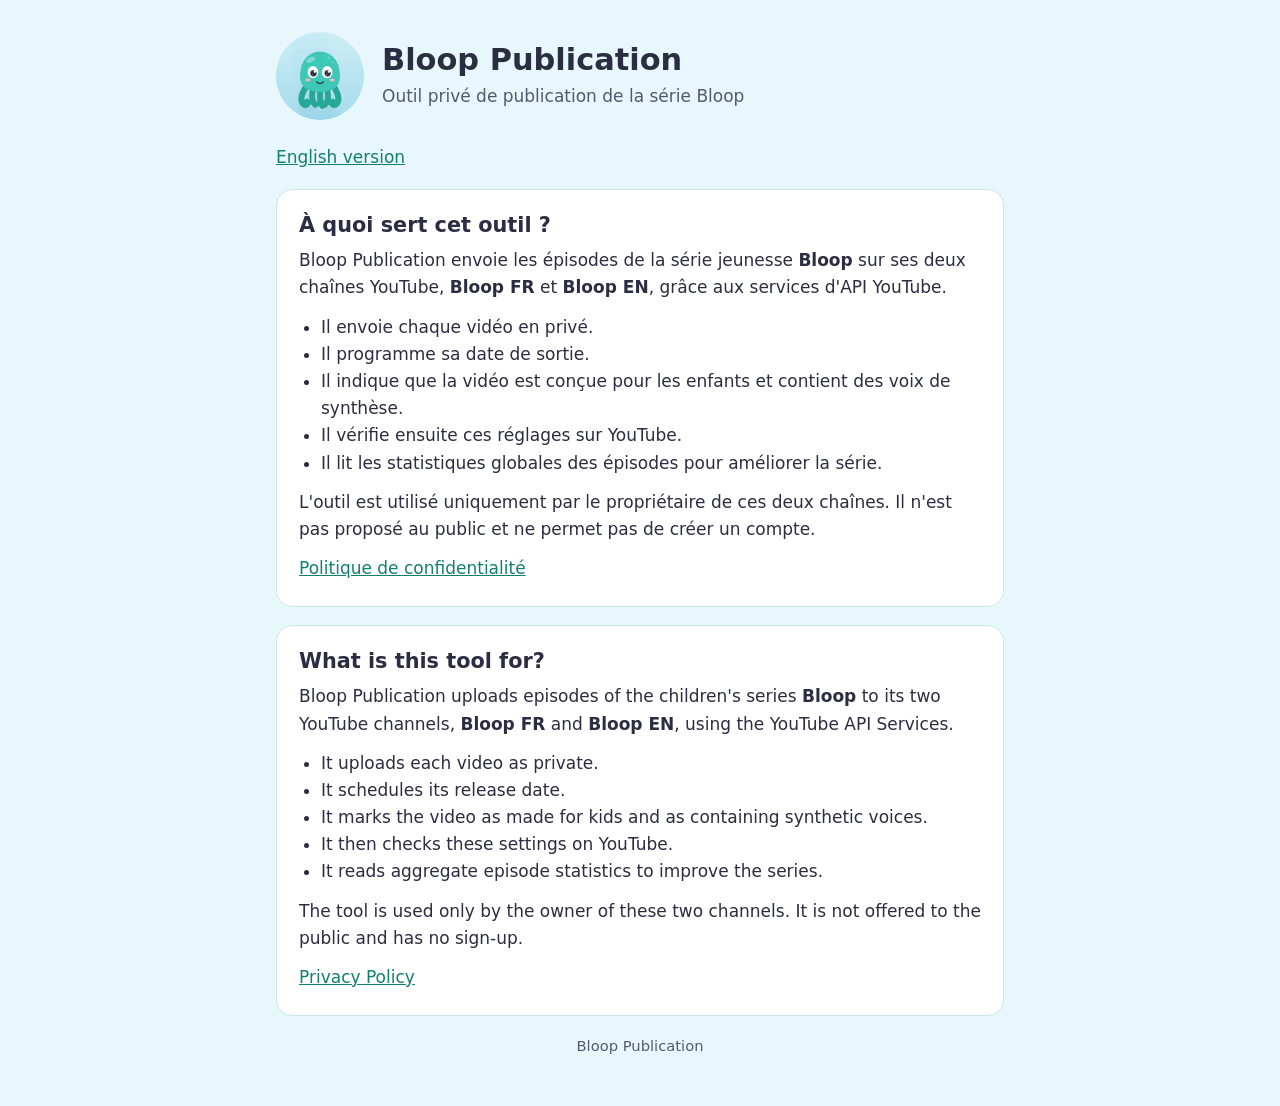
<file: index.html>
<!doctype html>
<html lang="fr">
<head>
  <meta charset="utf-8">
  <meta name="viewport" content="width=device-width, initial-scale=1">
  <title>Bloop Publication</title>
  <meta name="description" content="Outil privé de publication des épisodes de la série jeunesse Bloop sur YouTube.">
  <link rel="icon" href="bloop.png">
  <link rel="stylesheet" href="style.css">
</head>
<body>
<main>
  <header>
    <img src="bloop.png" alt="Bloop, un petit poulpe turquoise">
    <div>
      <h1>Bloop Publication</h1>
      <p>Outil privé de publication de la série Bloop</p>
    </div>
  </header>

  <p class="lang-nav"><a href="#en">English version</a></p>

  <section>
    <h2>À quoi sert cet outil ?</h2>
    <p>Bloop Publication envoie les épisodes de la série jeunesse <strong>Bloop</strong> sur ses deux chaînes YouTube, <strong>Bloop FR</strong> et <strong>Bloop EN</strong>, grâce aux services d'API YouTube.</p>
    <ul>
      <li>Il envoie chaque vidéo en privé.</li>
      <li>Il programme sa date de sortie.</li>
      <li>Il indique que la vidéo est conçue pour les enfants et contient des voix de synthèse.</li>
      <li>Il vérifie ensuite ces réglages sur YouTube.</li>
      <li>Il lit les statistiques globales des épisodes pour améliorer la série.</li>
    </ul>
    <p>L'outil est utilisé uniquement par le propriétaire de ces deux chaînes. Il n'est pas proposé au public et ne permet pas de créer un compte.</p>
    <p><a href="privacy.html">Politique de confidentialité</a></p>
  </section>

  <section id="en" lang="en">
    <h2>What is this tool for?</h2>
    <p>Bloop Publication uploads episodes of the children's series <strong>Bloop</strong> to its two YouTube channels, <strong>Bloop FR</strong> and <strong>Bloop EN</strong>, using the YouTube API Services.</p>
    <ul>
      <li>It uploads each video as private.</li>
      <li>It schedules its release date.</li>
      <li>It marks the video as made for kids and as containing synthetic voices.</li>
      <li>It then checks these settings on YouTube.</li>
      <li>It reads aggregate episode statistics to improve the series.</li>
    </ul>
    <p>The tool is used only by the owner of these two channels. It is not offered to the public and has no sign-up.</p>
    <p><a href="privacy.html#en">Privacy Policy</a></p>
  </section>

  <footer>Bloop Publication</footer>
</main>
</body>
</html>
</file>
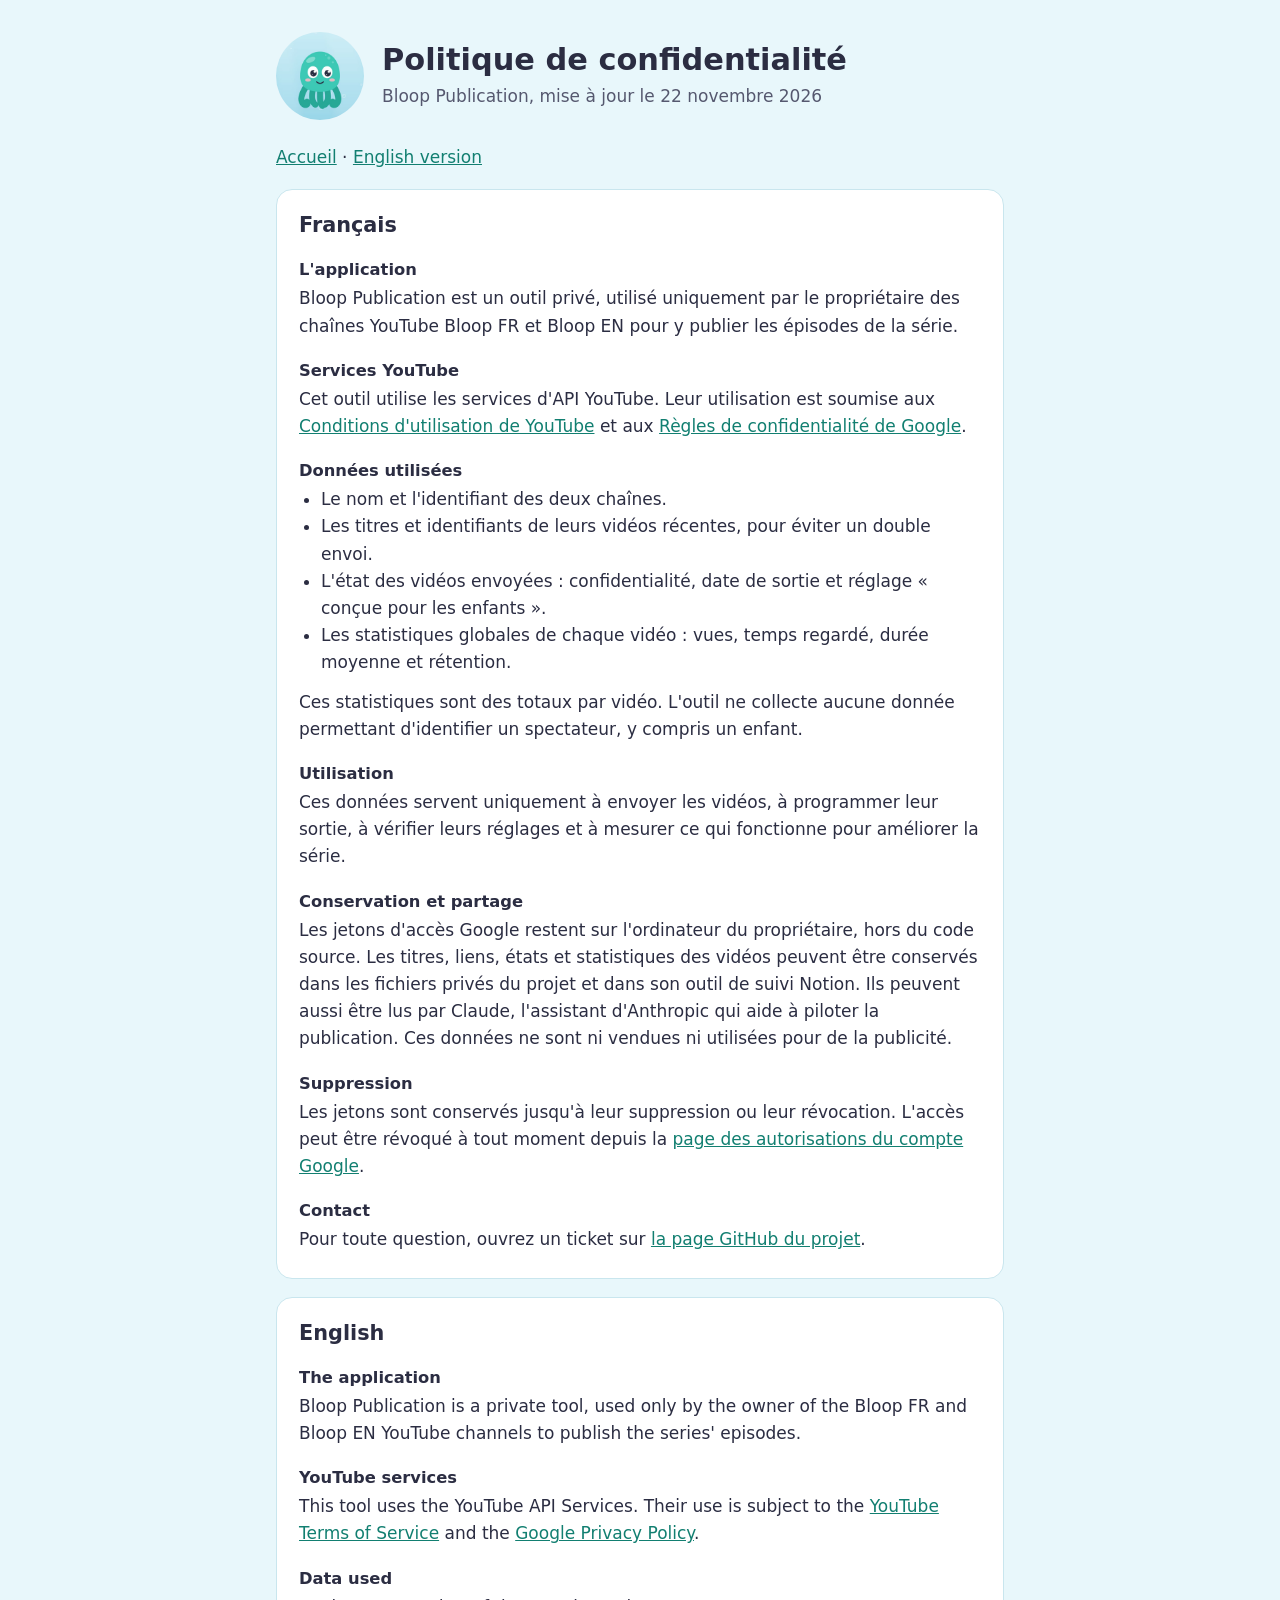
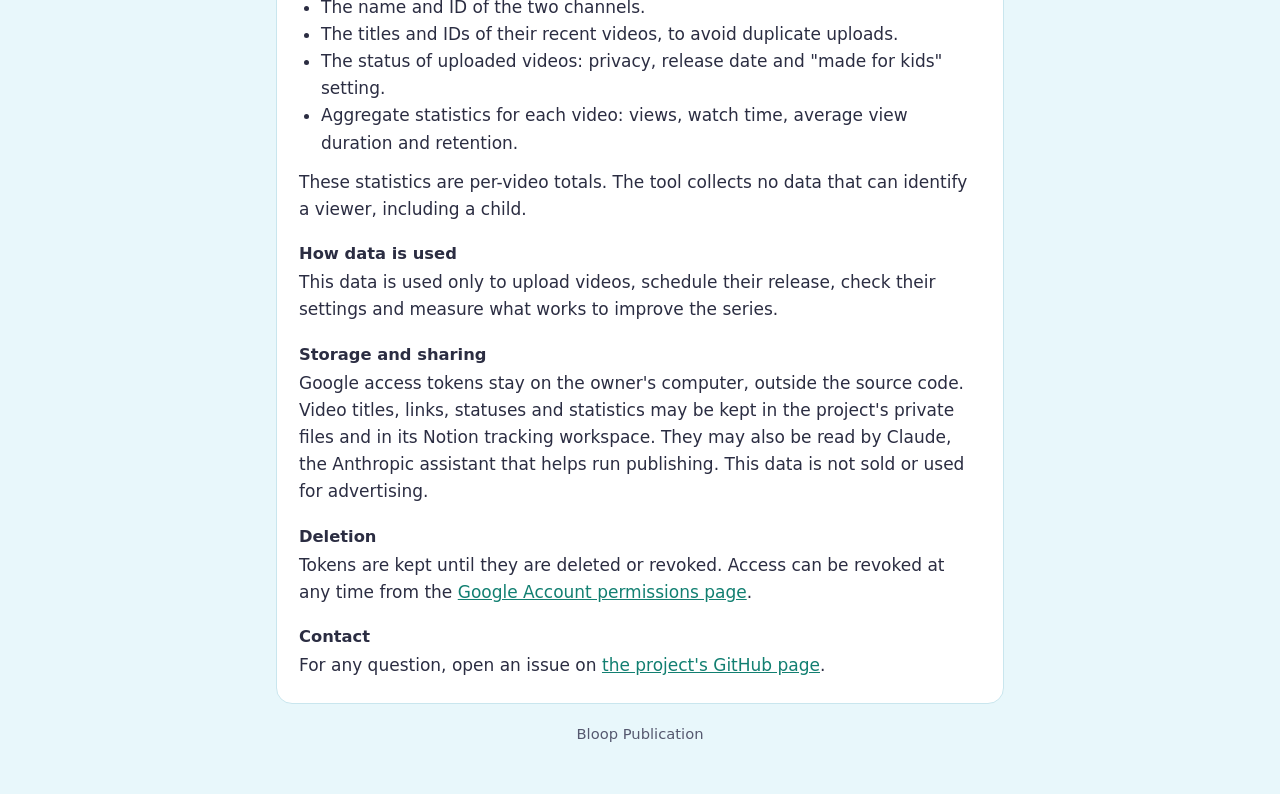
<file: privacy.html>
<!doctype html>
<html lang="fr">
<head>
  <meta charset="utf-8">
  <meta name="viewport" content="width=device-width, initial-scale=1">
  <title>Confidentialité Bloop Publication</title>
  <meta name="description" content="Politique de confidentialité de l'outil Bloop Publication.">
  <link rel="icon" href="bloop.png">
  <link rel="stylesheet" href="style.css">
</head>
<body>
<main>
  <header>
    <img src="bloop.png" alt="Bloop, un petit poulpe turquoise">
    <div>
      <h1>Politique de confidentialité</h1>
      <p>Bloop Publication, mise à jour le 22 novembre 2026</p>
    </div>
  </header>

  <p class="lang-nav"><a href="index.html">Accueil</a> · <a href="#en">English version</a></p>

  <section>
    <h2>Français</h2>

    <h3>L'application</h3>
    <p>Bloop Publication est un outil privé, utilisé uniquement par le propriétaire des chaînes YouTube Bloop FR et Bloop EN pour y publier les épisodes de la série.</p>

    <h3>Services YouTube</h3>
    <p>Cet outil utilise les services d'API YouTube. Leur utilisation est soumise aux <a href="https://www.youtube.com/t/terms">Conditions d'utilisation de YouTube</a> et aux <a href="https://policies.google.com/privacy">Règles de confidentialité de Google</a>.</p>

    <h3>Données utilisées</h3>
    <ul>
      <li>Le nom et l'identifiant des deux chaînes.</li>
      <li>Les titres et identifiants de leurs vidéos récentes, pour éviter un double envoi.</li>
      <li>L'état des vidéos envoyées : confidentialité, date de sortie et réglage « conçue pour les enfants ».</li>
      <li>Les statistiques globales de chaque vidéo : vues, temps regardé, durée moyenne et rétention.</li>
    </ul>
    <p>Ces statistiques sont des totaux par vidéo. L'outil ne collecte aucune donnée permettant d'identifier un spectateur, y compris un enfant.</p>

    <h3>Utilisation</h3>
    <p>Ces données servent uniquement à envoyer les vidéos, à programmer leur sortie, à vérifier leurs réglages et à mesurer ce qui fonctionne pour améliorer la série.</p>

    <h3>Conservation et partage</h3>
    <p>Les jetons d'accès Google restent sur l'ordinateur du propriétaire, hors du code source. Les titres, liens, états et statistiques des vidéos peuvent être conservés dans les fichiers privés du projet et dans son outil de suivi Notion. Ils peuvent aussi être lus par Claude, l'assistant d'Anthropic qui aide à piloter la publication. Ces données ne sont ni vendues ni utilisées pour de la publicité.</p>

    <h3>Suppression</h3>
    <p>Les jetons sont conservés jusqu'à leur suppression ou leur révocation. L'accès peut être révoqué à tout moment depuis la <a href="https://myaccount.google.com/permissions">page des autorisations du compte Google</a>.</p>

    <h3>Contact</h3>
    <p>Pour toute question, ouvrez un ticket sur <a href="https://github.com/BryanT47310/bloop-publication/issues">la page GitHub du projet</a>.</p>
  </section>

  <section id="en" lang="en">
    <h2>English</h2>

    <h3>The application</h3>
    <p>Bloop Publication is a private tool, used only by the owner of the Bloop FR and Bloop EN YouTube channels to publish the series' episodes.</p>

    <h3>YouTube services</h3>
    <p>This tool uses the YouTube API Services. Their use is subject to the <a href="https://www.youtube.com/t/terms">YouTube Terms of Service</a> and the <a href="https://policies.google.com/privacy">Google Privacy Policy</a>.</p>

    <h3>Data used</h3>
    <ul>
      <li>The name and ID of the two channels.</li>
      <li>The titles and IDs of their recent videos, to avoid duplicate uploads.</li>
      <li>The status of uploaded videos: privacy, release date and "made for kids" setting.</li>
      <li>Aggregate statistics for each video: views, watch time, average view duration and retention.</li>
    </ul>
    <p>These statistics are per-video totals. The tool collects no data that can identify a viewer, including a child.</p>

    <h3>How data is used</h3>
    <p>This data is used only to upload videos, schedule their release, check their settings and measure what works to improve the series.</p>

    <h3>Storage and sharing</h3>
    <p>Google access tokens stay on the owner's computer, outside the source code. Video titles, links, statuses and statistics may be kept in the project's private files and in its Notion tracking workspace. They may also be read by Claude, the Anthropic assistant that helps run publishing. This data is not sold or used for advertising.</p>

    <h3>Deletion</h3>
    <p>Tokens are kept until they are deleted or revoked. Access can be revoked at any time from the <a href="https://myaccount.google.com/permissions">Google Account permissions page</a>.</p>

    <h3>Contact</h3>
    <p>For any question, open an issue on <a href="https://github.com/BryanT47310/bloop-publication/issues">the project's GitHub page</a>.</p>
  </section>

  <footer>Bloop Publication</footer>
</main>
</body>
</html>
</file>
<file: style.css>
:root {
  --bg: #e8f7fb;
  --card: #ffffff;
  --ink: #2b2d42;
  --muted: #55586f;
  --accent: #127f71;
  --line: #c9e6ee;
}

@media (prefers-color-scheme: dark) {
  :root {
    --bg: #14233a;
    --card: #1d3050;
    --ink: #f2f6fb;
    --muted: #c1cbdb;
    --accent: #6fe0cf;
    --line: #34496b;
  }
}

* { box-sizing: border-box; }

body {
  margin: 0;
  background: var(--bg);
  color: var(--ink);
  font-family: system-ui, -apple-system, "Segoe UI", Roboto, Arial, sans-serif;
  font-size: 17px;
  line-height: 1.6;
}

main { max-width: 760px; margin: 0 auto; padding: 32px 16px 48px; }

header { display: flex; align-items: center; gap: 18px; margin-bottom: 24px; }
header img { width: 88px; height: 88px; border-radius: 50%; flex: none; }
header h1 { margin: 0; font-size: 1.9rem; line-height: 1.2; }
header p { margin: 4px 0 0; color: var(--muted); }

section {
  background: var(--card);
  border: 1px solid var(--line);
  border-radius: 16px;
  padding: 22px 22px 12px;
  margin-bottom: 18px;
}

h2 { margin: 0 0 8px; font-size: 1.3rem; line-height: 1.3; }
h3 { margin: 18px 0 2px; font-size: 1.02rem; }
p, ul { margin: 0 0 12px; }
ul { padding-left: 22px; }
a { color: var(--accent); overflow-wrap: anywhere; }
.lang-nav { margin-bottom: 18px; }
footer { color: var(--muted); font-size: .92rem; text-align: center; }
</file>
